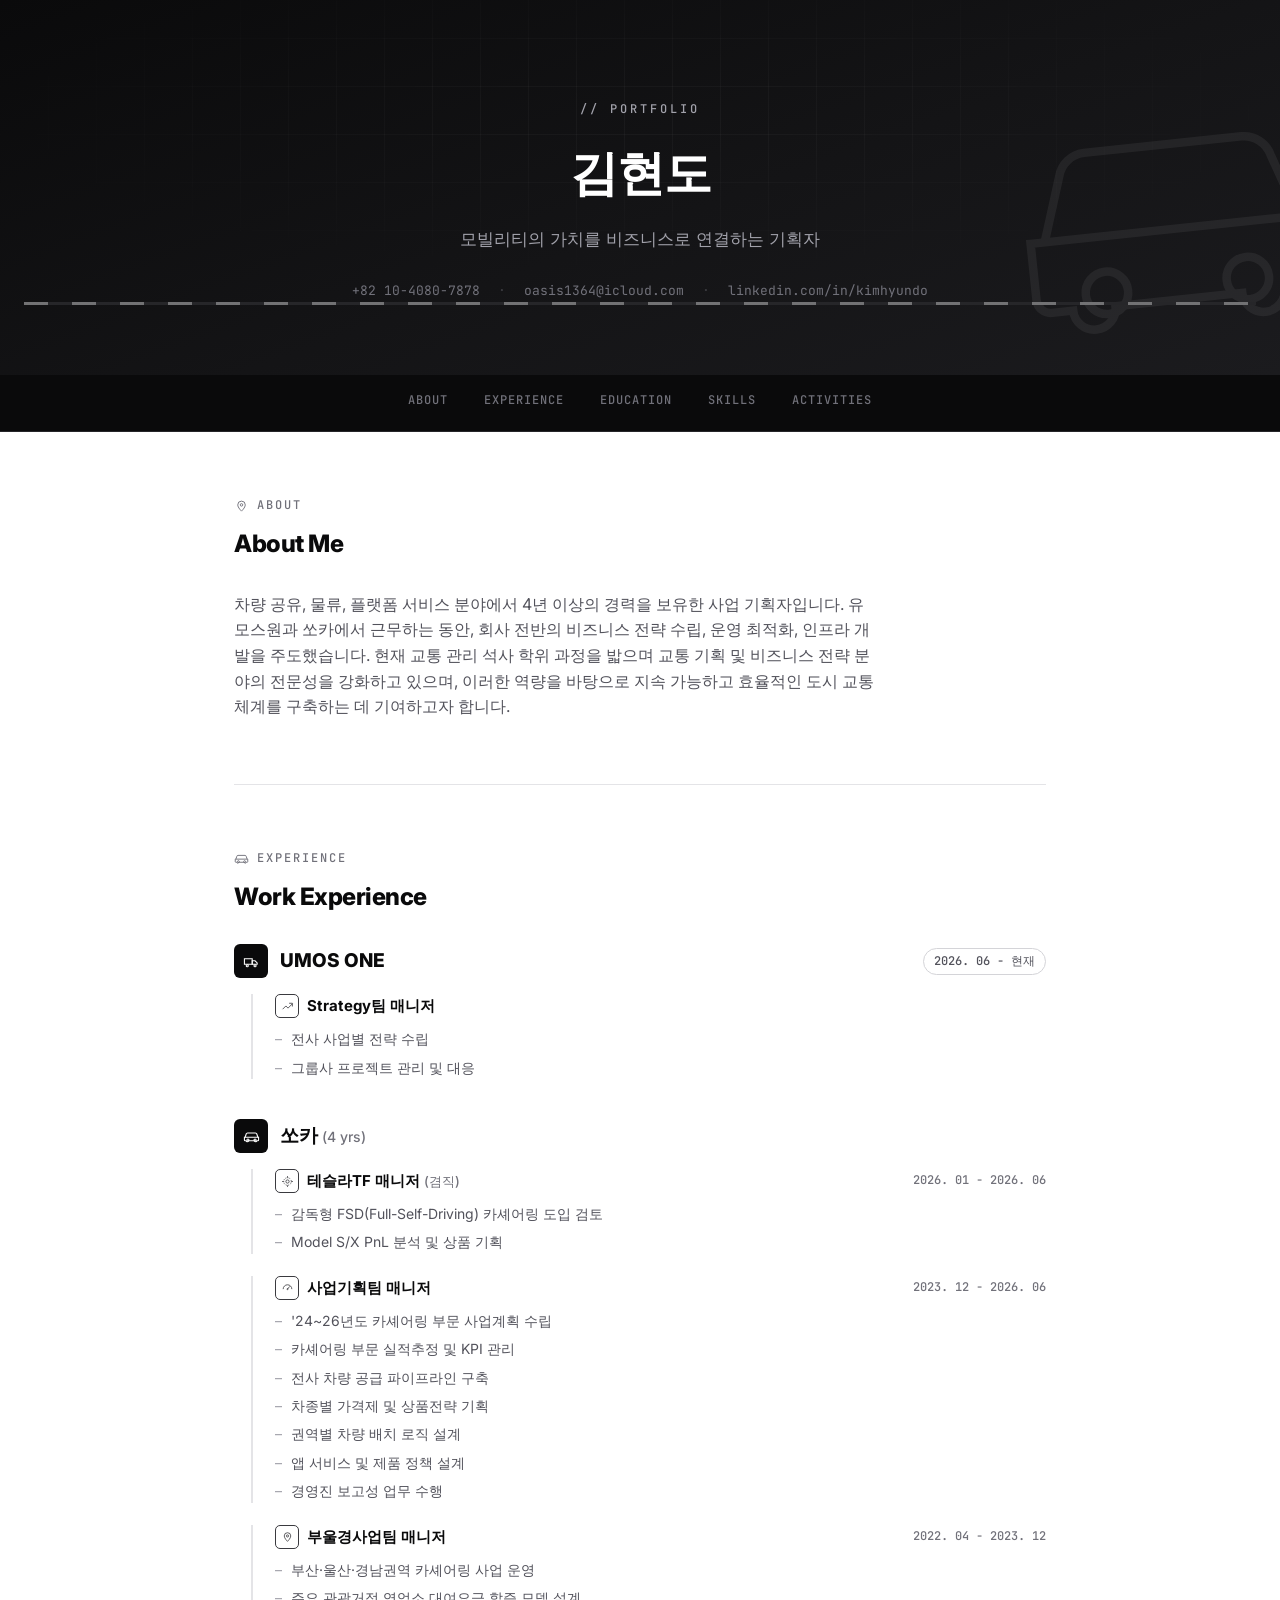
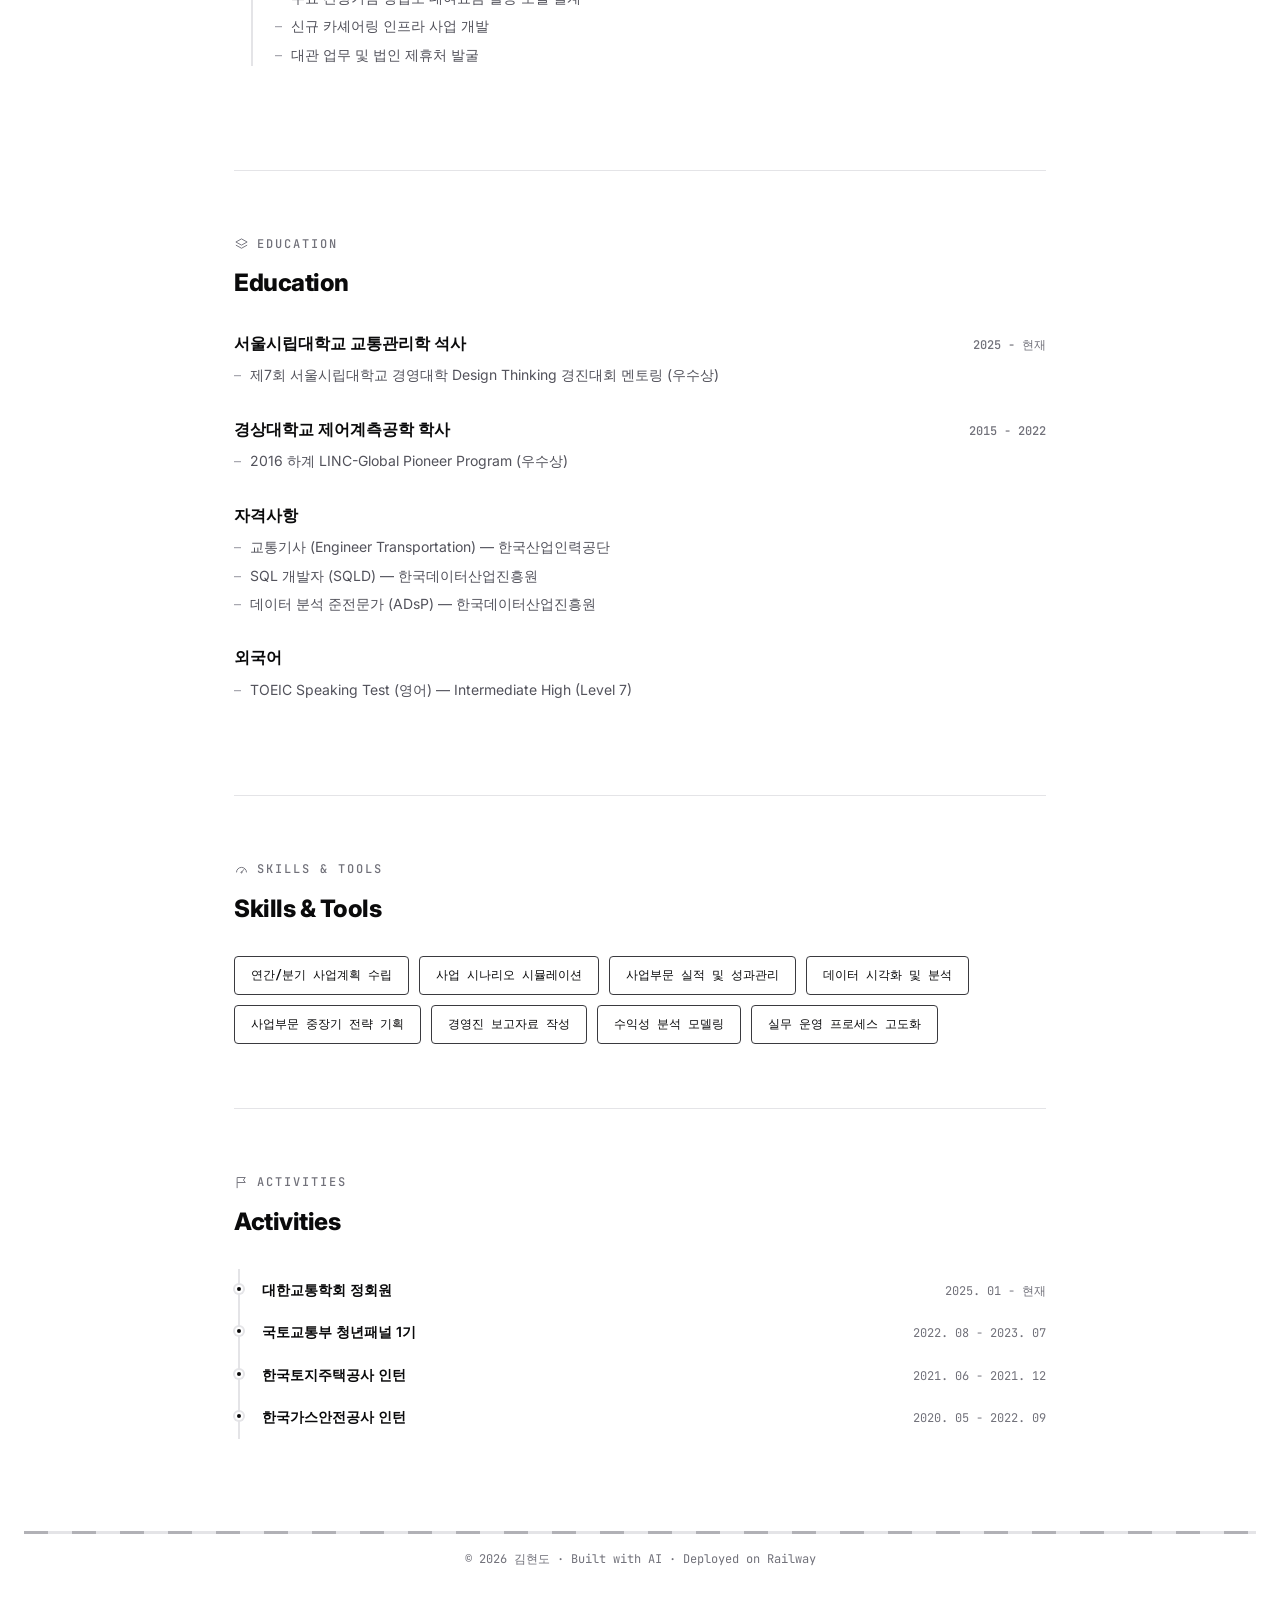
<file: index.html>
<!DOCTYPE html>
<html lang="ko">
<head>
<meta charset="UTF-8">
<meta name="viewport" content="width=device-width, initial-scale=1.0">
<title>김현도 | 유모스원 기획자 포트폴리오</title>
<link rel="preconnect" href="https://fonts.googleapis.com">
<link rel="preconnect" href="https://fonts.gstatic.com" crossorigin>
<link href="https://fonts.googleapis.com/css2?family=JetBrains+Mono:wght@400;500;700&family=Inter:wght@400;500;600;700;800&display=swap" rel="stylesheet">
<link rel="stylesheet" href="style.css">
</head>
<body>

<header class="hero">
  <div class="hero-grid-overlay" aria-hidden="true"></div>

  <svg class="hero-car-decor" viewBox="0 0 24 24" fill="none" stroke="currentColor" stroke-width="0.6" aria-hidden="true">
    <path d="M3 13l1.5-4.5A2 2 0 0 1 6.4 7h11.2a2 2 0 0 1 1.9 1.5L21 13"/>
    <path d="M2 13h20v4a1 1 0 0 1-1 1h-1.5a1.5 1.5 0 0 1-3 0h-9a1.5 1.5 0 0 1-3 0H3a1 1 0 0 1-1-1v-4z"/>
    <circle cx="7" cy="17" r="1.5"/>
    <circle cx="17" cy="17" r="1.5"/>
  </svg>

  <div class="hero-inner">
    <p class="hero-eyebrow">// PORTFOLIO</p>
    <h1>김현도</h1>
    <p class="hero-tagline">모빌리티의 가치를 비즈니스로 연결하는 기획자</p>
    <div class="hero-contact">
      <a href="tel:+821040807878">+82 10-4080-7878</a>
      <span>·</span>
      <a href="mailto:oasis1364@icloud.com">oasis1364@icloud.com</a>
      <span>·</span>
      <a href="https://linkedin.com/in/kimhyundo" target="_blank" rel="noopener">linkedin.com/in/kimhyundo</a>
    </div>
  </div>

  <div class="road-strip"></div>
</header>

<nav class="navbar">
  <div class="navbar-inner">
    <a href="#about">About</a>
    <a href="#experience">Experience</a>
    <a href="#education">Education</a>
    <a href="#skills">Skills</a>
    <a href="#activities">Activities</a>
  </div>
</nav>

<main>

  <section id="about" class="section reveal">
    <div class="section-eyebrow">
      <svg class="icon" viewBox="0 0 24 24" fill="none" stroke="currentColor" stroke-width="1.5"><path d="M12 21s-6-5.686-6-10a6 6 0 1 1 12 0c0 4.314-6 10-6 10z"/><circle cx="12" cy="11" r="2"/></svg>
      <span>ABOUT</span>
    </div>
    <h2 class="section-title">About Me</h2>
    <p class="about-text">
      차량 공유, 물류, 플랫폼 서비스 분야에서 4년 이상의 경력을 보유한 사업 기획자입니다.
      유모스원과 쏘카에서 근무하는 동안, 회사 전반의 비즈니스 전략 수립, 운영 최적화, 인프라 개발을 주도했습니다.
      현재 교통 관리 석사 학위 과정을 밟으며 교통 기획 및 비즈니스 전략 분야의 전문성을 강화하고 있으며, 이러한 역량을 바탕으로 지속 가능하고 효율적인 도시 교통체계를 구축하는 데 기여하고자 합니다.
    </p>
  </section>

  <section id="experience" class="section reveal">
    <div class="section-eyebrow">
      <svg class="icon" viewBox="0 0 24 24" fill="none" stroke="currentColor" stroke-width="1.5"><path d="M3 13l1.5-4.5A2 2 0 0 1 6.4 7h11.2a2 2 0 0 1 1.9 1.5L21 13"/><path d="M2 13h20v4a1 1 0 0 1-1 1h-1.5a1.5 1.5 0 0 1-3 0h-9a1.5 1.5 0 0 1-3 0H3a1 1 0 0 1-1-1v-4z"/><circle cx="7" cy="17" r="1.5"/><circle cx="17" cy="17" r="1.5"/></svg>
      <span>EXPERIENCE</span>
    </div>
    <h2 class="section-title">Work Experience</h2>

    <div class="company-block">
      <div class="company-header">
        <span class="company-icon">
          <svg class="icon" viewBox="0 0 24 24" fill="none" stroke="currentColor" stroke-width="1.5"><path d="M2 8h11v8H2z"/><path d="M13 11h4l3 3v2h-7z"/><circle cx="6" cy="18" r="1.5"/><circle cx="17" cy="18" r="1.5"/></svg>
        </span>
        <h3>UMOS ONE</h3>
        <span class="company-duration">2026. 06 - 현재</span>
      </div>
      <div class="role-block">
        <div class="role-header">
          <span class="role-icon">
            <svg class="icon icon--sm" viewBox="0 0 24 24" fill="none" stroke="currentColor" stroke-width="1.5"><path d="M3 17l6-6 4 4 8-8"/><path d="M15 6h6v6"/></svg>
          </span>
          <h4>Strategy팀 매니저</h4>
        </div>
        <ul>
          <li>전사 사업별 전략 수립</li>
          <li>그룹사 프로젝트 관리 및 대응</li>
        </ul>
      </div>
    </div>

    <div class="company-block">
      <div class="company-header">
        <span class="company-icon">
          <svg class="icon" viewBox="0 0 24 24" fill="none" stroke="currentColor" stroke-width="1.5"><path d="M3 13l1.5-4.5A2 2 0 0 1 6.4 7h11.2a2 2 0 0 1 1.9 1.5L21 13"/><path d="M2 13h20v4a1 1 0 0 1-1 1h-1.5a1.5 1.5 0 0 1-3 0h-9a1.5 1.5 0 0 1-3 0H3a1 1 0 0 1-1-1v-4z"/><circle cx="7" cy="17" r="1.5"/><circle cx="17" cy="17" r="1.5"/></svg>
        </span>
        <h3>쏘카 <span class="company-years">(4 yrs)</span></h3>
      </div>

      <div class="role-block">
        <div class="role-header">
          <span class="role-icon">
            <svg class="icon icon--sm" viewBox="0 0 24 24" fill="none" stroke="currentColor" stroke-width="1.5"><circle cx="12" cy="12" r="3"/><circle cx="12" cy="12" r="7" stroke-dasharray="2 2"/><path d="M12 2v3M12 19v3M2 12h3M19 12h3"/></svg>
          </span>
          <h4>테슬라TF 매니저 <span class="role-note">(겸직)</span></h4>
          <span class="role-duration">2026. 01 - 2026. 06</span>
        </div>
        <ul>
          <li>감독형 FSD(Full-Self-Driving) 카셰어링 도입 검토</li>
          <li>Model S/X PnL 분석 및 상품 기획</li>
        </ul>
      </div>

      <div class="role-block">
        <div class="role-header">
          <span class="role-icon">
            <svg class="icon icon--sm" viewBox="0 0 24 24" fill="none" stroke="currentColor" stroke-width="1.5"><path d="M4 15a8 8 0 1 1 16 0"/><path d="M12 15l4-5"/><circle cx="12" cy="15" r="1"/></svg>
          </span>
          <h4>사업기획팀 매니저</h4>
          <span class="role-duration">2023. 12 - 2026. 06</span>
        </div>
        <ul>
          <li>'24~26년도 카셰어링 부문 사업계획 수립</li>
          <li>카셰어링 부문 실적추정 및 KPI 관리</li>
          <li>전사 차량 공급 파이프라인 구축</li>
          <li>차종별 가격제 및 상품전략 기획</li>
          <li>권역별 차량 배치 로직 설계</li>
          <li>앱 서비스 및 제품 정책 설계</li>
          <li>경영진 보고성 업무 수행</li>
        </ul>
      </div>

      <div class="role-block">
        <div class="role-header">
          <span class="role-icon">
            <svg class="icon icon--sm" viewBox="0 0 24 24" fill="none" stroke="currentColor" stroke-width="1.5"><path d="M12 21s-6-5.686-6-10a6 6 0 1 1 12 0c0 4.314-6 10-6 10z"/><circle cx="12" cy="11" r="2"/></svg>
          </span>
          <h4>부울경사업팀 매니저</h4>
          <span class="role-duration">2022. 04 - 2023. 12</span>
        </div>
        <ul>
          <li>부산·울산·경남권역 카셰어링 사업 운영</li>
          <li>주요 관광거점 영업소 대여요금 할증 모델 설계</li>
          <li>신규 카셰어링 인프라 사업 개발</li>
          <li>대관 업무 및 법인 제휴처 발굴</li>
        </ul>
      </div>
    </div>
  </section>

  <section id="education" class="section reveal">
    <div class="section-eyebrow">
      <svg class="icon" viewBox="0 0 24 24" fill="none" stroke="currentColor" stroke-width="1.5"><path d="M12 3l9 5-9 5-9-5 9-5z"/><path d="M3 13l9 5 9-5"/></svg>
      <span>EDUCATION</span>
    </div>
    <h2 class="section-title">Education</h2>

    <div class="edu-block">
      <div class="edu-header">
        <h3>서울시립대학교 교통관리학 석사</h3>
        <span class="edu-duration">2025 - 현재</span>
      </div>
      <ul>
        <li>제7회 서울시립대학교 경영대학 Design Thinking 경진대회 멘토링 (우수상)</li>
      </ul>
    </div>

    <div class="edu-block">
      <div class="edu-header">
        <h3>경상대학교 제어계측공학 학사</h3>
        <span class="edu-duration">2015 - 2022</span>
      </div>
      <ul>
        <li>2016 하계 LINC-Global Pioneer Program (우수상)</li>
      </ul>
    </div>

    <div class="edu-block">
      <div class="edu-header">
        <h3>자격사항</h3>
      </div>
      <ul>
        <li>교통기사 (Engineer Transportation) — 한국산업인력공단</li>
        <li>SQL 개발자 (SQLD) — 한국데이터산업진흥원</li>
        <li>데이터 분석 준전문가 (ADsP) — 한국데이터산업진흥원</li>
      </ul>
    </div>

    <div class="edu-block">
      <div class="edu-header">
        <h3>외국어</h3>
      </div>
      <ul>
        <li>TOEIC Speaking Test (영어) — Intermediate High (Level 7)</li>
      </ul>
    </div>
  </section>

  <section id="skills" class="section reveal">
    <div class="section-eyebrow">
      <svg class="icon" viewBox="0 0 24 24" fill="none" stroke="currentColor" stroke-width="1.5"><path d="M4 15a8 8 0 1 1 16 0"/><path d="M12 15l4-5"/><circle cx="12" cy="15" r="1"/></svg>
      <span>SKILLS &amp; TOOLS</span>
    </div>
    <h2 class="section-title">Skills &amp; Tools</h2>
    <div class="skills-grid">
      <span class="skill-tag">연간/분기 사업계획 수립</span>
      <span class="skill-tag">사업 시나리오 시뮬레이션</span>
      <span class="skill-tag">사업부문 실적 및 성과관리</span>
      <span class="skill-tag">데이터 시각화 및 분석</span>
      <span class="skill-tag">사업부문 중장기 전략 기획</span>
      <span class="skill-tag">경영진 보고자료 작성</span>
      <span class="skill-tag">수익성 분석 모델링</span>
      <span class="skill-tag">실무 운영 프로세스 고도화</span>
    </div>
  </section>

  <section id="activities" class="section reveal">
    <div class="section-eyebrow">
      <svg class="icon" viewBox="0 0 24 24" fill="none" stroke="currentColor" stroke-width="1.5"><path d="M5 21V4"/><path d="M5 4h13l-3 4 3 4H5"/></svg>
      <span>ACTIVITIES</span>
    </div>
    <h2 class="section-title">Activities</h2>
    <ul class="timeline">
      <li class="timeline-item">
        <span class="timeline-dot"></span>
        <span class="activity-name">대한교통학회 정회원</span>
        <span class="activity-duration">2025. 01 - 현재</span>
      </li>
      <li class="timeline-item">
        <span class="timeline-dot"></span>
        <span class="activity-name">국토교통부 청년패널 1기</span>
        <span class="activity-duration">2022. 08 - 2023. 07</span>
      </li>
      <li class="timeline-item">
        <span class="timeline-dot"></span>
        <span class="activity-name">한국토지주택공사 인턴</span>
        <span class="activity-duration">2021. 06 - 2021. 12</span>
      </li>
      <li class="timeline-item">
        <span class="timeline-dot"></span>
        <span class="activity-name">한국가스안전공사 인턴</span>
        <span class="activity-duration">2020. 05 - 2022. 09</span>
      </li>
    </ul>
  </section>

</main>

<footer class="footer">
  <div class="road-strip road-strip--footer"></div>
  <p>© 2026 김현도 · Built with AI · Deployed on Railway</p>
</footer>

<script src="script.js"></script>
</body>
</html>
</file>
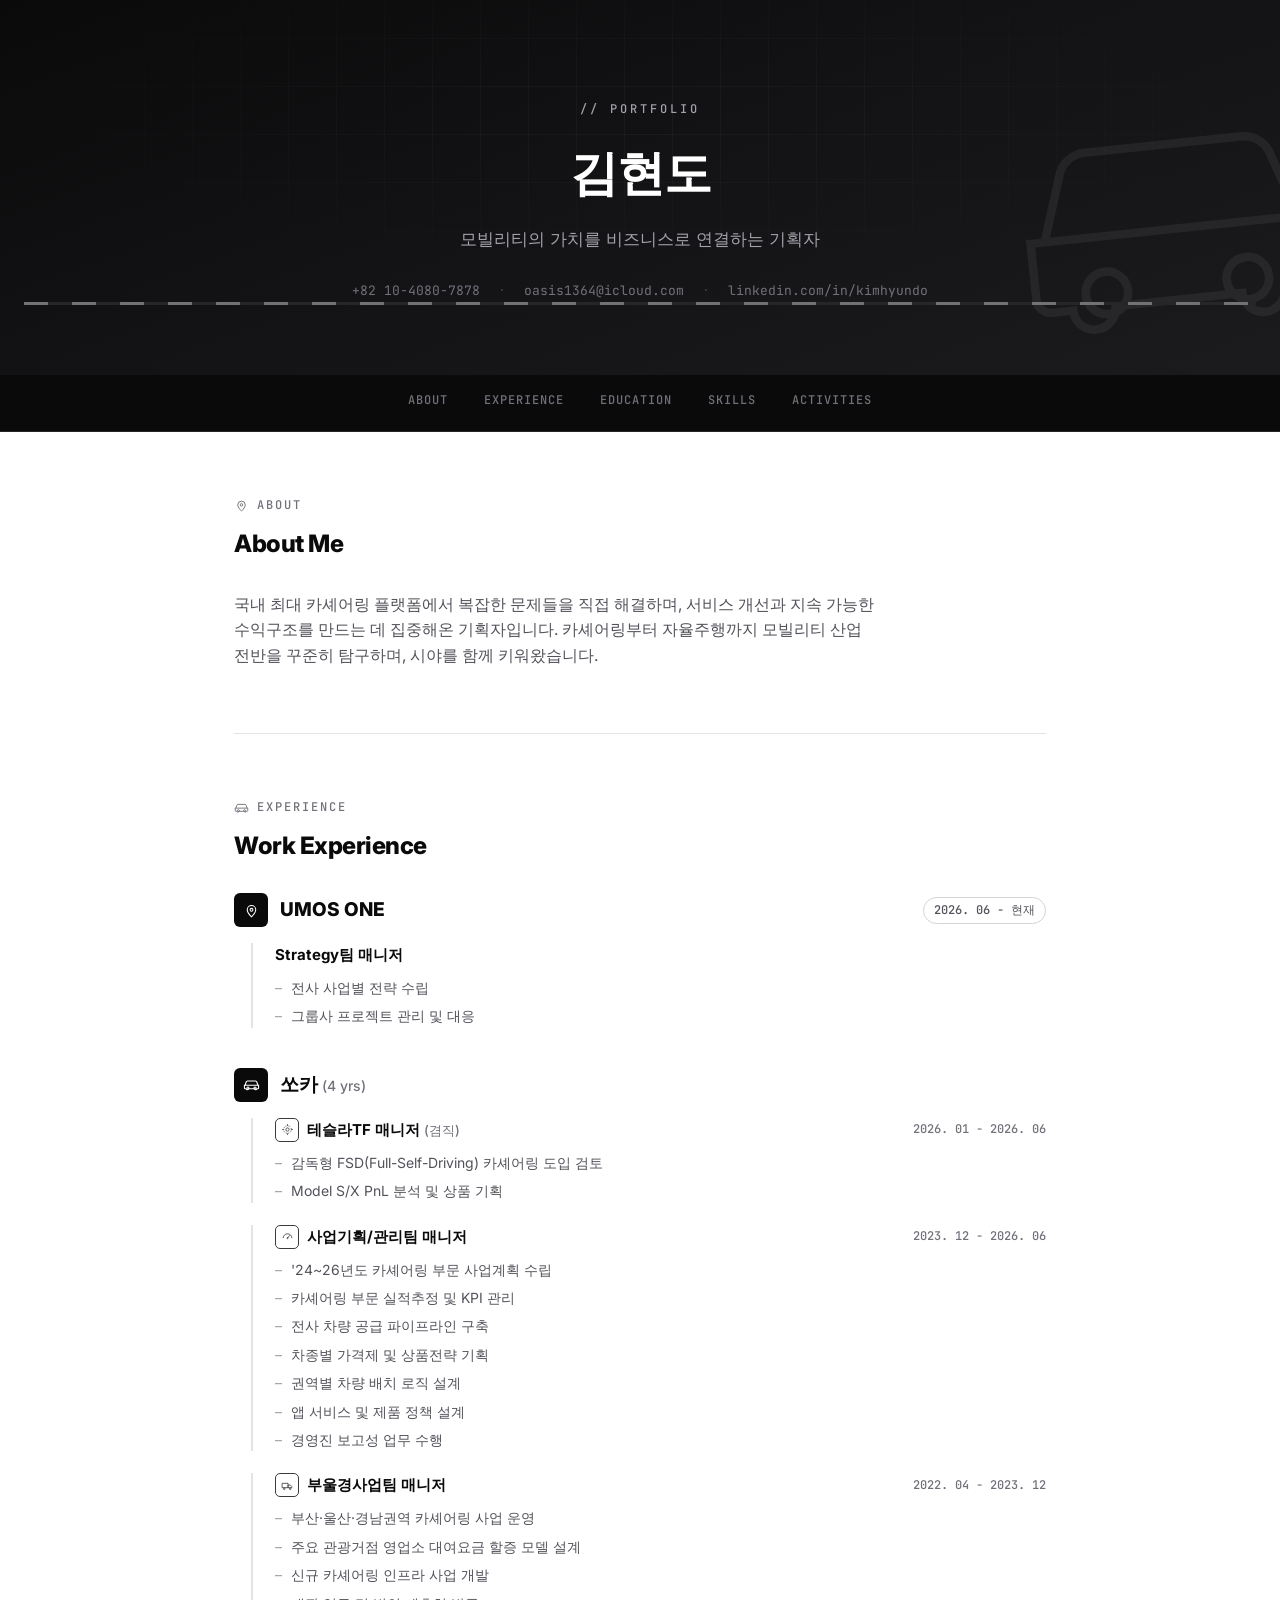
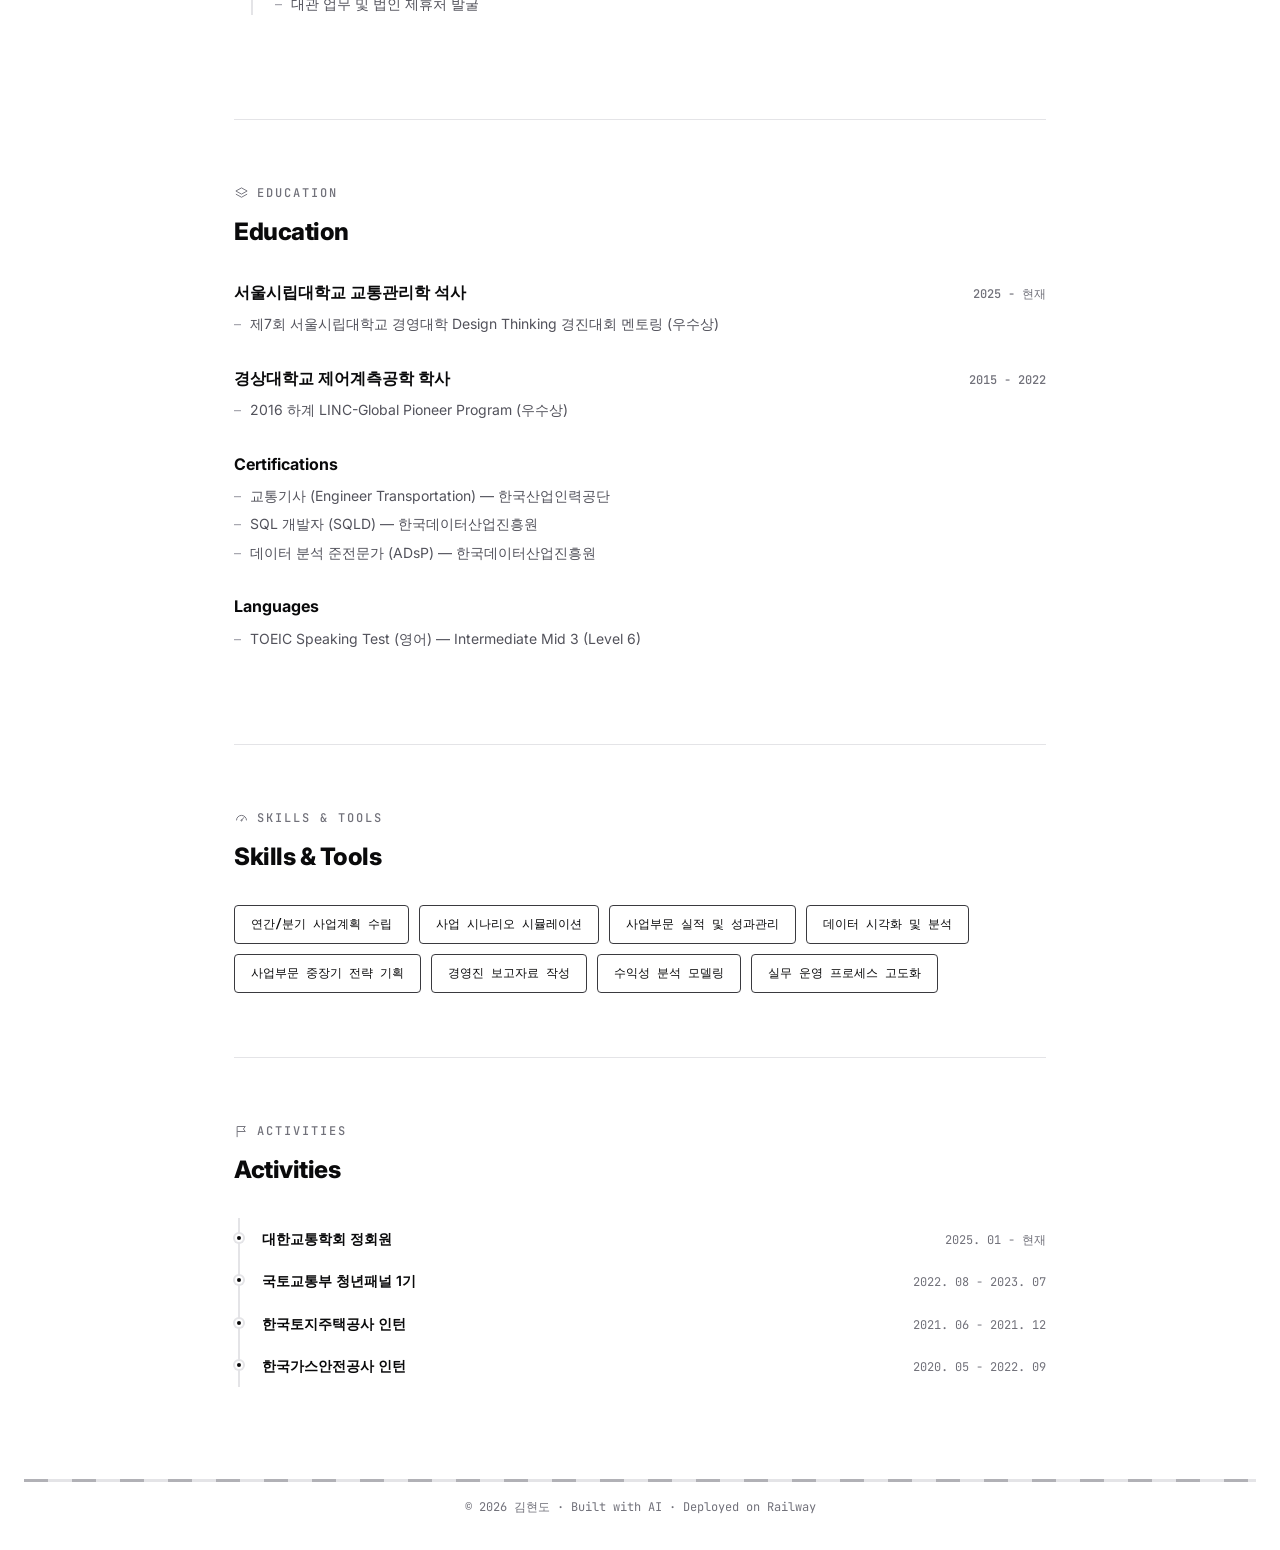
<file: INDEX~1.HTM>
<!DOCTYPE html>
<html lang="ko">
<head>
<meta charset="UTF-8">
<meta name="viewport" content="width=device-width, initial-scale=1.0">
<title>김현도 | 모빌리티 기획자 포트폴리오</title>
<link rel="preconnect" href="https://fonts.googleapis.com">
<link rel="preconnect" href="https://fonts.gstatic.com" crossorigin>
<link href="https://fonts.googleapis.com/css2?family=JetBrains+Mono:wght@400;500;700&family=Inter:wght@400;500;600;700;800&display=swap" rel="stylesheet">
<link rel="stylesheet" href="style.css">
</head>
<body>

<header class="hero">
  <div class="hero-grid-overlay" aria-hidden="true"></div>

  <svg class="hero-car-decor" viewBox="0 0 24 24" fill="none" stroke="currentColor" stroke-width="0.6" aria-hidden="true">
    <path d="M3 13l1.5-4.5A2 2 0 0 1 6.4 7h11.2a2 2 0 0 1 1.9 1.5L21 13"/>
    <path d="M2 13h20v4a1 1 0 0 1-1 1h-1.5a1.5 1.5 0 0 1-3 0h-9a1.5 1.5 0 0 1-3 0H3a1 1 0 0 1-1-1v-4z"/>
    <circle cx="7" cy="17" r="1.5"/>
    <circle cx="17" cy="17" r="1.5"/>
  </svg>

  <div class="hero-inner">
    <p class="hero-eyebrow">// PORTFOLIO</p>
    <h1>김현도</h1>
    <p class="hero-tagline">모빌리티의 가치를 비즈니스로 연결하는 기획자</p>
    <div class="hero-contact">
      <a href="tel:+821040807878">+82 10-4080-7878</a>
      <span>·</span>
      <a href="mailto:oasis1364@icloud.com">oasis1364@icloud.com</a>
      <span>·</span>
      <a href="https://linkedin.com/in/kimhyundo" target="_blank" rel="noopener">linkedin.com/in/kimhyundo</a>
    </div>
  </div>

  <div class="road-strip"></div>
</header>

<nav class="navbar">
  <div class="navbar-inner">
    <a href="#about">About</a>
    <a href="#experience">Experience</a>
    <a href="#education">Education</a>
    <a href="#skills">Skills</a>
    <a href="#activities">Activities</a>
  </div>
</nav>

<main>

  <section id="about" class="section reveal">
    <div class="section-eyebrow">
      <svg class="icon" viewBox="0 0 24 24" fill="none" stroke="currentColor" stroke-width="1.5"><path d="M12 21s-6-5.686-6-10a6 6 0 1 1 12 0c0 4.314-6 10-6 10z"/><circle cx="12" cy="11" r="2"/></svg>
      <span>ABOUT</span>
    </div>
    <h2 class="section-title">About Me</h2>
    <p class="about-text">
      국내 최대 카셰어링 플랫폼에서 복잡한 문제들을 직접 해결하며, 서비스 개선과 지속 가능한 수익구조를 만드는 데 집중해온 기획자입니다.
      카셰어링부터 자율주행까지 모빌리티 산업 전반을 꾸준히 탐구하며, 시야를 함께 키워왔습니다.
    </p>
  </section>

  <section id="experience" class="section reveal">
    <div class="section-eyebrow">
      <svg class="icon" viewBox="0 0 24 24" fill="none" stroke="currentColor" stroke-width="1.5"><path d="M3 13l1.5-4.5A2 2 0 0 1 6.4 7h11.2a2 2 0 0 1 1.9 1.5L21 13"/><path d="M2 13h20v4a1 1 0 0 1-1 1h-1.5a1.5 1.5 0 0 1-3 0h-9a1.5 1.5 0 0 1-3 0H3a1 1 0 0 1-1-1v-4z"/><circle cx="7" cy="17" r="1.5"/><circle cx="17" cy="17" r="1.5"/></svg>
      <span>EXPERIENCE</span>
    </div>
    <h2 class="section-title">Work Experience</h2>

    <div class="company-block">
      <div class="company-header">
        <span class="company-icon">
          <svg class="icon" viewBox="0 0 24 24" fill="none" stroke="currentColor" stroke-width="1.5"><path d="M12 21s-6-5.686-6-10a6 6 0 1 1 12 0c0 4.314-6 10-6 10z"/><circle cx="12" cy="11" r="2"/></svg>
        </span>
        <h3>UMOS ONE</h3>
        <span class="company-duration">2026. 06 - 현재</span>
      </div>
      <div class="role-block">
        <div class="role-header">
          <h4>Strategy팀 매니저</h4>
        </div>
        <ul>
          <li>전사 사업별 전략 수립</li>
          <li>그룹사 프로젝트 관리 및 대응</li>
        </ul>
      </div>
    </div>

    <div class="company-block">
      <div class="company-header">
        <span class="company-icon">
          <svg class="icon" viewBox="0 0 24 24" fill="none" stroke="currentColor" stroke-width="1.5"><path d="M3 13l1.5-4.5A2 2 0 0 1 6.4 7h11.2a2 2 0 0 1 1.9 1.5L21 13"/><path d="M2 13h20v4a1 1 0 0 1-1 1h-1.5a1.5 1.5 0 0 1-3 0h-9a1.5 1.5 0 0 1-3 0H3a1 1 0 0 1-1-1v-4z"/><circle cx="7" cy="17" r="1.5"/><circle cx="17" cy="17" r="1.5"/></svg>
        </span>
        <h3>쏘카 <span class="company-years">(4 yrs)</span></h3>
      </div>

      <div class="role-block">
        <div class="role-header">
          <span class="role-icon">
            <svg class="icon icon--sm" viewBox="0 0 24 24" fill="none" stroke="currentColor" stroke-width="1.5"><circle cx="12" cy="12" r="3"/><circle cx="12" cy="12" r="7" stroke-dasharray="2 2"/><path d="M12 2v3M12 19v3M2 12h3M19 12h3"/></svg>
          </span>
          <h4>테슬라TF 매니저 <span class="role-note">(겸직)</span></h4>
          <span class="role-duration">2026. 01 - 2026. 06</span>
        </div>
        <ul>
          <li>감독형 FSD(Full-Self-Driving) 카셰어링 도입 검토</li>
          <li>Model S/X PnL 분석 및 상품 기획</li>
        </ul>
      </div>

      <div class="role-block">
        <div class="role-header">
          <span class="role-icon">
            <svg class="icon icon--sm" viewBox="0 0 24 24" fill="none" stroke="currentColor" stroke-width="1.5"><path d="M4 15a8 8 0 1 1 16 0"/><path d="M12 15l4-5"/><circle cx="12" cy="15" r="1"/></svg>
          </span>
          <h4>사업기획/관리팀 매니저</h4>
          <span class="role-duration">2023. 12 - 2026. 06</span>
        </div>
        <ul>
          <li>'24~26년도 카셰어링 부문 사업계획 수립</li>
          <li>카셰어링 부문 실적추정 및 KPI 관리</li>
          <li>전사 차량 공급 파이프라인 구축</li>
          <li>차종별 가격제 및 상품전략 기획</li>
          <li>권역별 차량 배치 로직 설계</li>
          <li>앱 서비스 및 제품 정책 설계</li>
          <li>경영진 보고성 업무 수행</li>
        </ul>
      </div>

      <div class="role-block">
        <div class="role-header">
          <span class="role-icon">
            <svg class="icon icon--sm" viewBox="0 0 24 24" fill="none" stroke="currentColor" stroke-width="1.5"><path d="M2 8h11v8H2z"/><path d="M13 11h4l3 3v2h-7z"/><circle cx="6" cy="18" r="1.5"/><circle cx="17" cy="18" r="1.5"/></svg>
          </span>
          <h4>부울경사업팀 매니저</h4>
          <span class="role-duration">2022. 04 - 2023. 12</span>
        </div>
        <ul>
          <li>부산·울산·경남권역 카셰어링 사업 운영</li>
          <li>주요 관광거점 영업소 대여요금 할증 모델 설계</li>
          <li>신규 카셰어링 인프라 사업 개발</li>
          <li>대관 업무 및 법인 제휴처 발굴</li>
        </ul>
      </div>
    </div>
  </section>

  <section id="education" class="section reveal">
    <div class="section-eyebrow">
      <svg class="icon" viewBox="0 0 24 24" fill="none" stroke="currentColor" stroke-width="1.5"><path d="M12 3l9 5-9 5-9-5 9-5z"/><path d="M3 13l9 5 9-5"/></svg>
      <span>EDUCATION</span>
    </div>
    <h2 class="section-title">Education</h2>

    <div class="edu-block">
      <div class="edu-header">
        <h3>서울시립대학교 교통관리학 석사</h3>
        <span class="edu-duration">2025 - 현재</span>
      </div>
      <ul>
        <li>제7회 서울시립대학교 경영대학 Design Thinking 경진대회 멘토링 (우수상)</li>
      </ul>
    </div>

    <div class="edu-block">
      <div class="edu-header">
        <h3>경상대학교 제어계측공학 학사</h3>
        <span class="edu-duration">2015 - 2022</span>
      </div>
      <ul>
        <li>2016 하계 LINC-Global Pioneer Program (우수상)</li>
      </ul>
    </div>

    <div class="edu-block">
      <div class="edu-header">
        <h3>Certifications</h3>
      </div>
      <ul>
        <li>교통기사 (Engineer Transportation) — 한국산업인력공단</li>
        <li>SQL 개발자 (SQLD) — 한국데이터산업진흥원</li>
        <li>데이터 분석 준전문가 (ADsP) — 한국데이터산업진흥원</li>
      </ul>
    </div>

    <div class="edu-block">
      <div class="edu-header">
        <h3>Languages</h3>
      </div>
      <ul>
        <li>TOEIC Speaking Test (영어) — Intermediate Mid 3 (Level 6)</li>
      </ul>
    </div>
  </section>

  <section id="skills" class="section reveal">
    <div class="section-eyebrow">
      <svg class="icon" viewBox="0 0 24 24" fill="none" stroke="currentColor" stroke-width="1.5"><path d="M4 15a8 8 0 1 1 16 0"/><path d="M12 15l4-5"/><circle cx="12" cy="15" r="1"/></svg>
      <span>SKILLS &amp; TOOLS</span>
    </div>
    <h2 class="section-title">Skills &amp; Tools</h2>
    <div class="skills-grid">
      <span class="skill-tag">연간/분기 사업계획 수립</span>
      <span class="skill-tag">사업 시나리오 시뮬레이션</span>
      <span class="skill-tag">사업부문 실적 및 성과관리</span>
      <span class="skill-tag">데이터 시각화 및 분석</span>
      <span class="skill-tag">사업부문 중장기 전략 기획</span>
      <span class="skill-tag">경영진 보고자료 작성</span>
      <span class="skill-tag">수익성 분석 모델링</span>
      <span class="skill-tag">실무 운영 프로세스 고도화</span>
    </div>
  </section>

  <section id="activities" class="section reveal">
    <div class="section-eyebrow">
      <svg class="icon" viewBox="0 0 24 24" fill="none" stroke="currentColor" stroke-width="1.5"><path d="M5 21V4"/><path d="M5 4h13l-3 4 3 4H5"/></svg>
      <span>ACTIVITIES</span>
    </div>
    <h2 class="section-title">Activities</h2>
    <ul class="timeline">
      <li class="timeline-item">
        <span class="timeline-dot"></span>
        <span class="activity-name">대한교통학회 정회원</span>
        <span class="activity-duration">2025. 01 - 현재</span>
      </li>
      <li class="timeline-item">
        <span class="timeline-dot"></span>
        <span class="activity-name">국토교통부 청년패널 1기</span>
        <span class="activity-duration">2022. 08 - 2023. 07</span>
      </li>
      <li class="timeline-item">
        <span class="timeline-dot"></span>
        <span class="activity-name">한국토지주택공사 인턴</span>
        <span class="activity-duration">2021. 06 - 2021. 12</span>
      </li>
      <li class="timeline-item">
        <span class="timeline-dot"></span>
        <span class="activity-name">한국가스안전공사 인턴</span>
        <span class="activity-duration">2020. 05 - 2022. 09</span>
      </li>
    </ul>
  </section>

</main>

<footer class="footer">
  <div class="road-strip road-strip--footer"></div>
  <p>© 2026 김현도 · Built with AI · Deployed on Railway</p>
</footer>

<script src="script.js"></script>
</body>
</html>
</file>
<file: style.css>
:root {
  --black: #0a0a0b;
  --charcoal: #141416;
  --gray-900: #1b1b1e;
  --gray-800: #262629;
  --gray-700: #3a3a3f;
  --gray-600: #52525b;
  --gray-500: #71717a;
  --gray-400: #a1a1aa;
  --gray-200: #e4e4e7;
  --white: #ffffff;
}

* {
  margin: 0;
  padding: 0;
  box-sizing: border-box;
}

body {
  font-family: "Inter", -apple-system, "Pretendard", "Noto Sans KR", Segoe UI, Roboto, sans-serif;
  background: var(--white);
  color: var(--black);
  line-height: 1.6;
}

a {
  color: inherit;
  text-decoration: none;
}

.mono {
  font-family: "JetBrains Mono", "SF Mono", monospace;
}

/* ---------- HERO ---------- */

.hero {
  position: relative;
  overflow: hidden;
  background: linear-gradient(160deg, var(--black) 0%, var(--charcoal) 55%, var(--gray-900) 100%);
  color: var(--white);
  padding: 100px 24px 70px;
  text-align: center;
}

.hero-grid-overlay {
  position: absolute;
  inset: 0;
  background-image:
    repeating-linear-gradient(0deg, rgba(255,255,255,0.045) 0, rgba(255,255,255,0.045) 1px, transparent 1px, transparent 48px),
    repeating-linear-gradient(90deg, rgba(255,255,255,0.045) 0, rgba(255,255,255,0.045) 1px, transparent 1px, transparent 48px);
  mask-image: radial-gradient(ellipse 70% 60% at 50% 30%, rgba(0,0,0,0.9) 0%, transparent 80%);
  -webkit-mask-image: radial-gradient(ellipse 70% 60% at 50% 30%, rgba(0,0,0,0.9) 0%, transparent 80%);
  pointer-events: none;
}

.hero-car-decor {
  position: absolute;
  top: 12%;
  right: -60px;
  width: 340px;
  height: 340px;
  color: var(--white);
  opacity: 0.06;
  transform: rotate(-6deg);
  pointer-events: none;
}

.hero-inner {
  position: relative;
  z-index: 1;
  max-width: 720px;
  margin: 0 auto;
}

.hero-eyebrow {
  font-family: "JetBrains Mono", monospace;
  letter-spacing: 3px;
  font-size: 12px;
  color: var(--gray-400);
  font-weight: 500;
  margin-bottom: 16px;
}

.hero h1 {
  font-size: 48px;
  font-weight: 800;
  letter-spacing: -1px;
  margin-bottom: 14px;
}

.hero-tagline {
  font-size: 17px;
  color: var(--gray-400);
  margin-bottom: 28px;
}

.hero-contact {
  font-family: "JetBrains Mono", monospace;
  font-size: 13px;
  color: var(--gray-500);
}

.hero-contact a {
  border-bottom: 1px solid transparent;
  transition: border-color 0.2s, color 0.2s;
}

.hero-contact a:hover {
  color: var(--white);
  border-color: var(--white);
}

.hero-contact span {
  margin: 0 10px;
  color: var(--gray-700);
}

.road-strip {
  position: relative;
  height: 3px;
  width: 100%;
  overflow: hidden;
  background: var(--gray-800);
}

.road-strip::after {
  content: "";
  position: absolute;
  inset: 0;
  background-image: repeating-linear-gradient(90deg, var(--white) 0 24px, transparent 24px 48px);
  opacity: 0.35;
  animation: road-move 3.5s linear infinite;
}

.road-strip--footer {
  background: var(--gray-200);
}

.road-strip--footer::after {
  background-image: repeating-linear-gradient(90deg, var(--gray-600) 0 24px, transparent 24px 48px);
}

@keyframes road-move {
  from { background-position-x: 0; }
  to { background-position-x: -48px; }
}

/* ---------- NAVBAR ---------- */

.navbar {
  background: var(--black);
  position: sticky;
  top: 0;
  z-index: 10;
  border-bottom: 1px solid var(--gray-800);
}

.navbar-inner {
  max-width: 860px;
  margin: 0 auto;
  display: flex;
  justify-content: center;
  gap: 36px;
  padding: 16px 24px;
  overflow-x: auto;
}

.navbar a {
  font-family: "JetBrains Mono", monospace;
  color: var(--gray-500);
  font-size: 12px;
  font-weight: 500;
  letter-spacing: 1px;
  text-transform: uppercase;
  white-space: nowrap;
  border-bottom: 1px solid transparent;
  padding-bottom: 4px;
  transition: color 0.2s, border-color 0.2s;
}

.navbar a:hover {
  color: var(--white);
  border-color: var(--white);
}

/* ---------- LAYOUT ---------- */

main {
  max-width: 860px;
  margin: 0 auto;
  padding: 0 24px;
}

.section {
  padding: 64px 0;
  border-bottom: 1px solid var(--gray-200);
  opacity: 0;
  transform: translateY(16px);
  transition: opacity 0.6s ease, transform 0.6s ease;
}

.section.is-visible {
  opacity: 1;
  transform: translateY(0);
}

.section:last-child {
  border-bottom: none;
}

.section-eyebrow {
  display: flex;
  align-items: center;
  gap: 8px;
  font-family: "JetBrains Mono", monospace;
  font-size: 12px;
  letter-spacing: 2px;
  color: var(--gray-500);
  font-weight: 500;
  margin-bottom: 10px;
}

.section-eyebrow .icon {
  width: 15px;
  height: 15px;
  color: var(--gray-500);
}

.section-title {
  font-size: 24px;
  font-weight: 800;
  margin-bottom: 28px;
  color: var(--black);
  letter-spacing: -0.5px;
}

.about-text {
  font-size: 16px;
  color: var(--gray-600);
  max-width: 640px;
}

/* ---------- EXPERIENCE ---------- */

.company-block {
  margin-bottom: 40px;
}

.company-header {
  display: flex;
  align-items: center;
  gap: 12px;
  margin-bottom: 16px;
}

.company-icon {
  display: inline-flex;
  align-items: center;
  justify-content: center;
  width: 34px;
  height: 34px;
  border-radius: 6px;
  background: var(--black);
  color: var(--white);
  flex-shrink: 0;
}

.company-icon .icon {
  width: 17px;
  height: 17px;
}

.company-header h3 {
  font-size: 19px;
  font-weight: 800;
}

.company-years {
  font-size: 14px;
  color: var(--gray-500);
  font-weight: 500;
}

.company-duration {
  font-family: "JetBrains Mono", monospace;
  font-size: 12px;
  color: var(--gray-600);
  font-weight: 500;
  border: 1px solid var(--gray-300, #d4d4d8);
  padding: 3px 10px;
  border-radius: 20px;
  margin-left: auto;
}

.role-block {
  border-left: 2px solid var(--gray-200);
  padding-left: 22px;
  margin-bottom: 22px;
  margin-left: 17px;
}

.role-header {
  display: flex;
  align-items: center;
  flex-wrap: wrap;
  gap: 8px;
  margin-bottom: 10px;
}

.role-icon {
  display: inline-flex;
  align-items: center;
  justify-content: center;
  width: 24px;
  height: 24px;
  border-radius: 5px;
  border: 1px solid var(--gray-700);
  color: var(--gray-700);
  flex-shrink: 0;
}

.icon--sm {
  width: 13px;
  height: 13px;
}

.role-header h4 {
  font-size: 15px;
  font-weight: 700;
}

.role-note {
  color: var(--gray-500);
  font-weight: 500;
  font-size: 13px;
}

.role-duration {
  font-family: "JetBrains Mono", monospace;
  font-size: 12px;
  color: var(--gray-500);
  font-weight: 500;
  margin-left: auto;
}

.role-block ul, .edu-block ul {
  list-style: none;
  color: var(--gray-600);
  font-size: 14px;
}

.role-block li, .edu-block li {
  position: relative;
  padding-left: 16px;
  margin-bottom: 6px;
}

.role-block li::before, .edu-block li::before {
  content: "–";
  position: absolute;
  left: 0;
  color: var(--gray-400);
}

/* ---------- EDUCATION ---------- */

.edu-block {
  margin-bottom: 30px;
}

.edu-header {
  display: flex;
  justify-content: space-between;
  align-items: baseline;
  flex-wrap: wrap;
  gap: 8px;
  margin-bottom: 8px;
}

.edu-header h3 {
  font-size: 16px;
  font-weight: 700;
}

.edu-duration {
  font-family: "JetBrains Mono", monospace;
  font-size: 12px;
  color: var(--gray-500);
  font-weight: 500;
}

/* ---------- SKILLS ---------- */

.skills-grid {
  display: flex;
  flex-wrap: wrap;
  gap: 10px;
}

.skill-tag {
  font-family: "JetBrains Mono", monospace;
  background: var(--white);
  color: var(--black);
  border: 1px solid var(--gray-700);
  font-size: 12px;
  font-weight: 500;
  padding: 9px 16px;
  border-radius: 4px;
  transition: background 0.2s, color 0.2s;
}

.skill-tag:hover {
  background: var(--black);
  color: var(--white);
}

/* ---------- ACTIVITIES (timeline) ---------- */

.timeline {
  list-style: none;
  position: relative;
  padding-left: 22px;
  border-left: 2px solid var(--gray-200);
  margin-left: 4px;
}

.timeline-item {
  position: relative;
  display: flex;
  justify-content: space-between;
  align-items: baseline;
  flex-wrap: wrap;
  gap: 6px;
  padding: 10px 0;
  font-size: 14px;
}

.timeline-dot {
  position: absolute;
  left: -27px;
  top: 16px;
  width: 8px;
  height: 8px;
  border-radius: 50%;
  background: var(--black);
  border: 2px solid var(--white);
  box-shadow: 0 0 0 2px var(--gray-200);
}

.activity-name {
  font-weight: 600;
}

.activity-duration {
  font-family: "JetBrains Mono", monospace;
  color: var(--gray-500);
  font-size: 12px;
}

/* ---------- FOOTER ---------- */

.footer {
  text-align: center;
  padding: 28px 24px 32px;
  color: var(--gray-500);
  font-family: "JetBrains Mono", monospace;
  font-size: 12px;
}

.footer p {
  margin-top: 16px;
}

/* ---------- RESPONSIVE ---------- */

@media (max-width: 600px) {
  .hero { padding: 80px 20px 50px; }
  .hero h1 { font-size: 34px; }
  .hero-car-decor { width: 220px; height: 220px; top: 6%; }
  .hero-contact { display: flex; flex-direction: column; gap: 8px; }
  .hero-contact span { display: none; }
  .navbar-inner { gap: 20px; justify-content: flex-start; }
  .company-duration { margin-left: 0; }
  .role-duration { margin-left: 0; }
  .role-block { margin-left: 8px; padding-left: 16px; }
}
</file>
